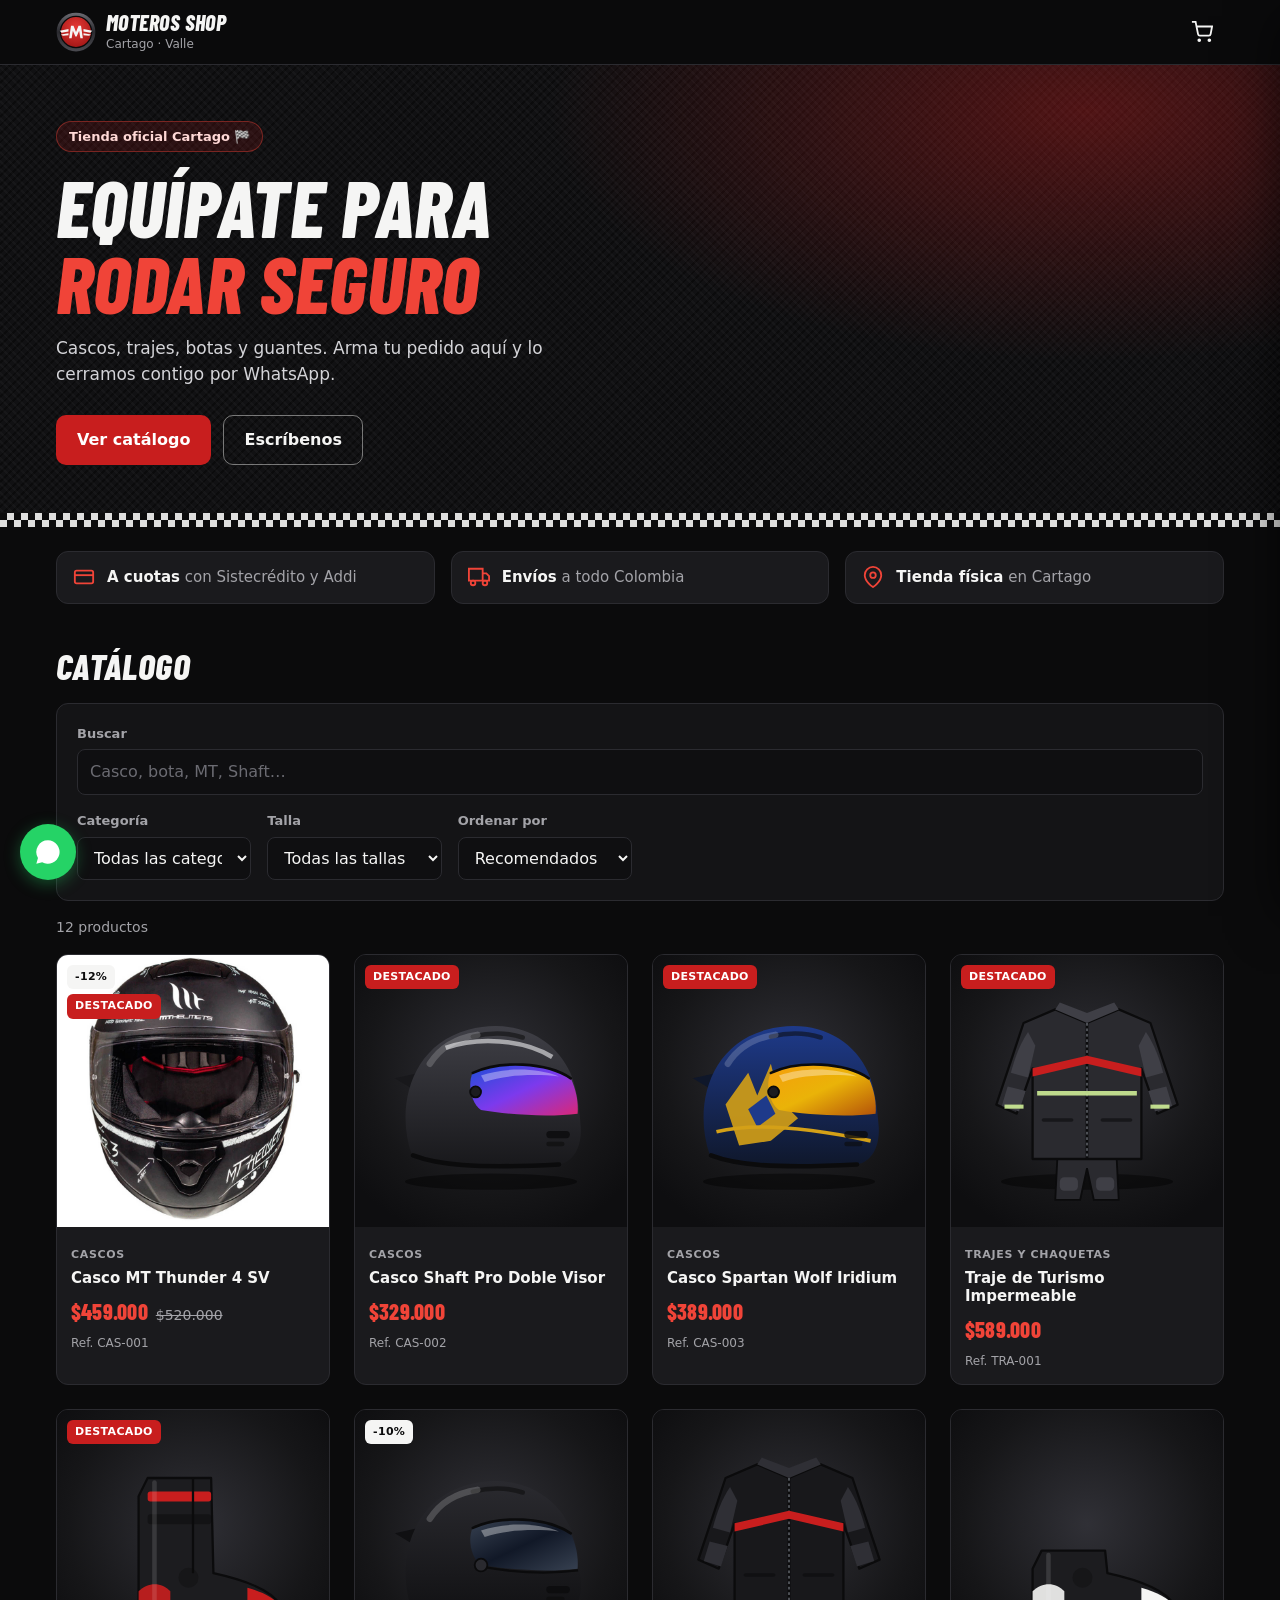
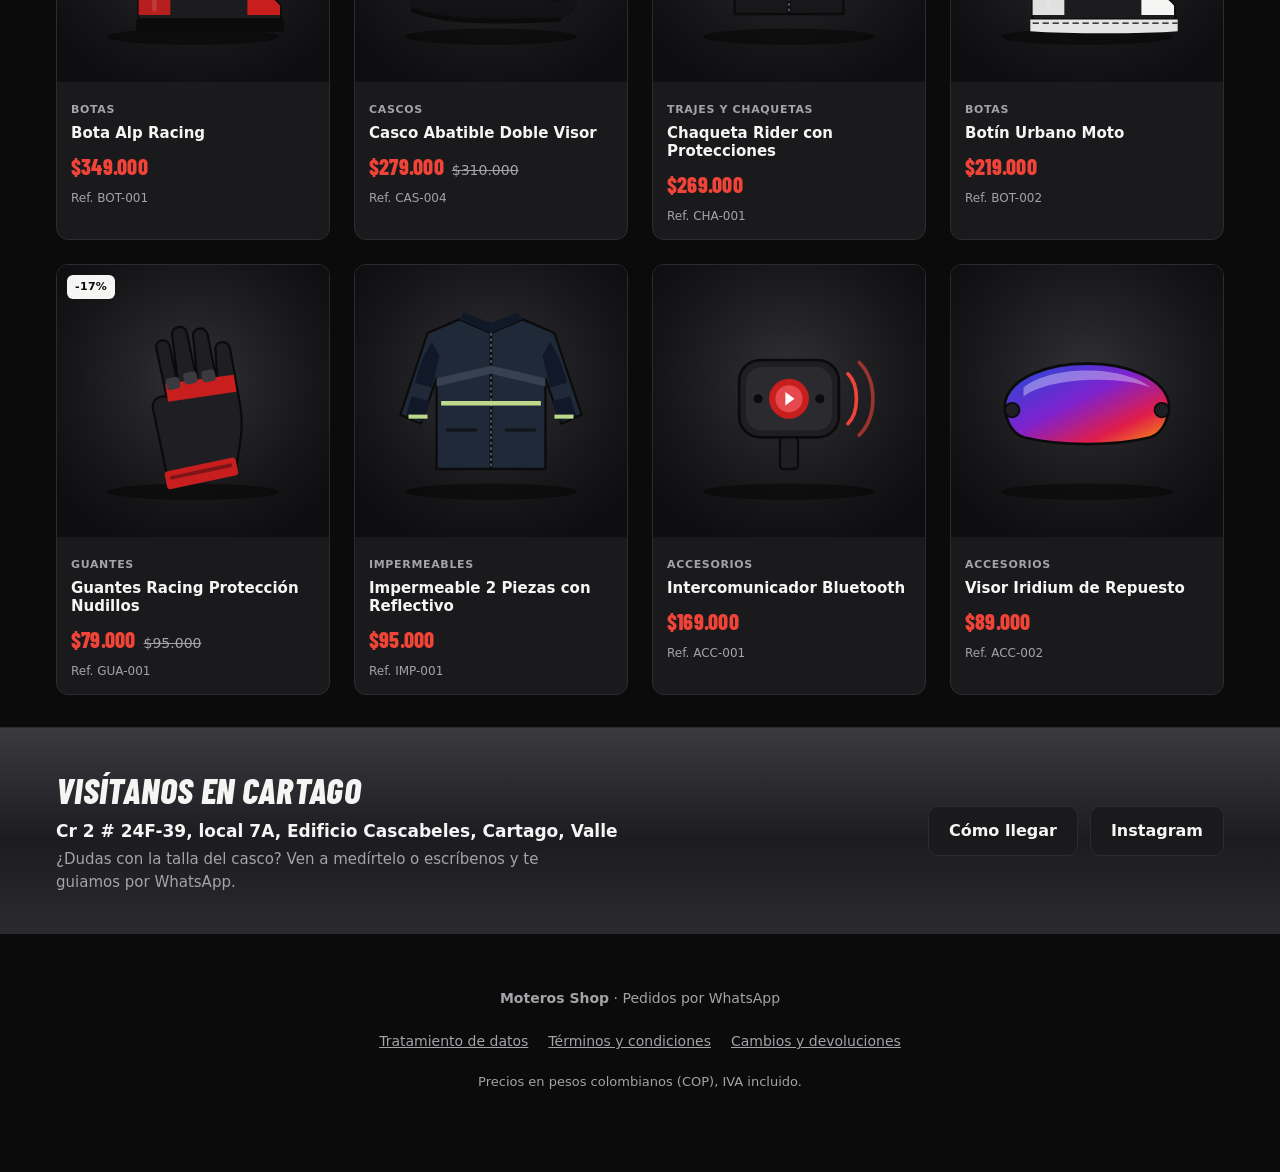
<file: index.html>
<!DOCTYPE html>
<html lang="es-CO">
<head>
<meta charset="UTF-8">
<meta name="viewport" content="width=device-width, initial-scale=1, viewport-fit=cover">
<meta name="theme-color" content="#0b0b0c">
<!-- Demo para presentar a la tienda: fuera de Google hasta que sea cliente -->
<meta name="robots" content="noindex, nofollow">
<title>Moteros Shop — Tienda oficial Cartago</title>
<meta name="description" content="Cascos, trajes, botas y accesorios para motero en Cartago. Arma tu pedido y ciérralo por WhatsApp. Envíos a todo Colombia. Paga a cuotas con Sistecrédito o Addi.">

<!-- Vista previa al compartir el link por WhatsApp -->
<meta property="og:type" content="website">
<meta property="og:title" content="Moteros Shop — Tienda oficial Cartago 🏁">
<meta property="og:description" content="Cascos, trajes y botas. Pide por WhatsApp, envíos a todo Colombia.">
<meta property="og:url" content="https://moterosshop.netlify.app/">
<meta property="og:image" content="https://moterosshop.netlify.app/assets/img/og-moteros.png">
<meta property="og:image:width" content="1200">
<meta property="og:image:height" content="630">
<meta name="twitter:card" content="summary_large_image">

<link rel="icon" href="assets/img/favicon.svg" type="image/svg+xml">
<link rel="stylesheet" href="assets/css/estilos.css">
</head>
<body>

<div id="avisos"></div>

<header class="cabecera">
  <div class="contenedor cabecera-inner">
    <a href="./" class="logo">
      <img src="assets/img/logo.svg" alt="" width="40" height="40">
      <span>
        <strong data-marca-nombre>Moteros Shop</strong>
        <small>Cartago · Valle</small>
      </span>
    </a>

    <button id="btn-carrito" class="btn-carrito" aria-label="Ver carrito">
      <svg viewBox="0 0 24 24" width="22" height="22" fill="none" stroke="currentColor" stroke-width="2">
        <circle cx="9" cy="21" r="1"/><circle cx="20" cy="21" r="1"/>
        <path d="M1 1h4l2.68 13.39a2 2 0 0 0 2 1.61h9.72a2 2 0 0 0 2-1.61L23 6H6"/>
      </svg>
      <span id="contador-carrito" class="contador" hidden>0</span>
    </button>
  </div>
</header>

<section class="hero">
  <div class="contenedor hero-inner">
    <p class="hero-sobre" data-marca-eslogan>Tienda oficial Cartago 🏁</p>
    <h1>Equípate para<br><span>rodar seguro</span></h1>
    <p class="hero-texto">Cascos, trajes, botas y guantes. Arma tu pedido aquí y lo cerramos contigo por WhatsApp.</p>
    <div class="hero-acciones">
      <a href="#catalogo" class="btn btn-primario">Ver catálogo</a>
      <a id="btn-hero-whatsapp" class="btn btn-contorno" href="#" target="_blank" rel="noopener">Escríbenos</a>
    </div>
  </div>
  <div class="franja-cuadros" aria-hidden="true"></div>
</section>

<ul class="sellos contenedor" aria-label="Por qué comprar aquí">
  <li>
    <svg viewBox="0 0 24 24" width="22" height="22" fill="none" stroke="currentColor" stroke-width="2" aria-hidden="true"><rect x="2" y="5" width="20" height="14" rx="2"/><path d="M2 10h20"/></svg>
    <span><strong>A cuotas</strong> con Sistecrédito y Addi</span>
  </li>
  <li>
    <svg viewBox="0 0 24 24" width="22" height="22" fill="none" stroke="currentColor" stroke-width="2" aria-hidden="true"><path d="M1 3h15v13H1zM16 8h4l3 3v5h-7"/><circle cx="5.5" cy="18.5" r="2.5"/><circle cx="18.5" cy="18.5" r="2.5"/></svg>
    <span><strong>Envíos</strong> a todo Colombia</span>
  </li>
  <li>
    <svg viewBox="0 0 24 24" width="22" height="22" fill="none" stroke="currentColor" stroke-width="2" aria-hidden="true"><path d="M21 10c0 7-9 13-9 13s-9-6-9-13a9 9 0 0 1 18 0z"/><circle cx="12" cy="10" r="3"/></svg>
    <span><strong>Tienda física</strong> en Cartago</span>
  </li>
</ul>

<main class="contenedor" id="catalogo">

  <h2 class="titulo-seccion">Catálogo</h2>

  <div class="filtros">
    <div class="campo campo-buscador">
      <label for="buscador">Buscar</label>
      <input type="search" id="buscador" placeholder="Casco, bota, MT, Shaft…" autocomplete="off">
    </div>
    <div class="campo">
      <label for="filtro-categoria">Categoría</label>
      <select id="filtro-categoria"><option value="">Todas</option></select>
    </div>
    <div class="campo">
      <label for="filtro-talla">Talla</label>
      <select id="filtro-talla"><option value="">Todas</option></select>
    </div>
    <div class="campo">
      <label for="orden">Ordenar por</label>
      <select id="orden">
        <option value="">Recomendados</option>
        <option value="precio-asc">Precio: menor a mayor</option>
        <option value="precio-desc">Precio: mayor a menor</option>
        <option value="nombre">Nombre (A-Z)</option>
      </select>
    </div>
  </div>

  <p id="contador-resultados" class="contador-resultados"></p>

  <div id="estado"></div>
  <div id="grid-productos" class="grid"></div>
  <button id="btn-ver-mas" class="btn btn-secundario btn-ver-mas" hidden>Ver más</button>

</main>

<section class="visitanos">
  <div class="contenedor visitanos-inner">
    <div>
      <h2 class="titulo-seccion">Visítanos en Cartago</h2>
      <p class="visitanos-dir" data-marca-direccion>Cr 2 # 24F-39, local 7A, Edificio Cascabeles</p>
      <p class="visitanos-nota">¿Dudas con la talla del casco? Ven a medírtelo o escríbenos y te guiamos por WhatsApp.</p>
    </div>
    <div class="visitanos-acciones">
      <a id="btn-mapa" class="btn btn-secundario" href="#" target="_blank" rel="noopener">Cómo llegar</a>
      <a id="btn-instagram" class="btn btn-secundario" href="#" target="_blank" rel="noopener">Instagram</a>
    </div>
  </div>
</section>

<footer class="pie">
  <div class="contenedor">
    <p><strong data-marca-nombre>Moteros Shop</strong> · Pedidos por WhatsApp</p>
    <nav class="pie-enlaces">
      <a href="legal/datos-personales.html">Tratamiento de datos</a>
      <a href="legal/terminos.html">Términos y condiciones</a>
      <a href="legal/devoluciones.html">Cambios y devoluciones</a>
    </nav>
    <p class="pie-nota">Precios en pesos colombianos (COP), IVA incluido.</p>
  </div>
</footer>

<!-- Botón flotante de WhatsApp -->
<a id="btn-whatsapp-flotante" class="wa-flotante" href="#" target="_blank" rel="noopener"
   aria-label="Escríbenos por WhatsApp">
  <svg viewBox="0 0 24 24" width="28" height="28" fill="currentColor">
    <path d="M17.47 14.38c-.3-.15-1.76-.87-2.03-.97-.27-.1-.47-.15-.67.15-.2.3-.77.97-.94 1.17-.17.2-.35.22-.64.07-.3-.15-1.25-.46-2.39-1.47-.88-.79-1.48-1.76-1.65-2.06-.17-.3-.02-.46.13-.6.13-.13.3-.35.45-.52.15-.17.2-.3.3-.5.1-.2.05-.37-.02-.52-.07-.15-.67-1.61-.92-2.21-.24-.58-.49-.5-.67-.51h-.57c-.2 0-.52.07-.79.37-.27.3-1.04 1.02-1.04 2.48 0 1.46 1.06 2.87 1.21 3.07.15.2 2.1 3.2 5.08 4.49.71.31 1.26.49 1.69.62.71.23 1.36.19 1.87.12.57-.09 1.76-.72 2.01-1.41.25-.7.25-1.29.17-1.41-.07-.13-.27-.2-.57-.35M12 2a10 10 0 0 0-8.6 15.1L2 22l5-1.3A10 10 0 1 0 12 2"/>
  </svg>
</a>

<!-- Panel lateral del carrito -->
<div id="fondo-oscuro" class="fondo-oscuro"></div>
<aside id="panel-carrito" class="panel-carrito" aria-label="Carrito de compras">
  <header class="panel-cabecera">
    <h2>Tu pedido</h2>
    <button id="cerrar-carrito" class="cerrar" aria-label="Cerrar carrito">&times;</button>
  </header>
  <div id="items-carrito" class="panel-cuerpo"></div>
  <footer id="pie-carrito" class="panel-pie" hidden>
    <div class="total-linea">
      <span>Total</span>
      <strong id="total-carrito">$0</strong>
    </div>
    <p class="nota-envio-carrito">El costo de envío se acuerda por WhatsApp.</p>
    <button id="btn-checkout" class="btn btn-whatsapp btn-ancho">Finalizar pedido por WhatsApp</button>
  </footer>
</aside>

<!-- Detalle del producto -->
<div id="modal-producto" class="modal">
  <div class="modal-caja modal-ancho">
    <button class="modal-cerrar" aria-label="Cerrar">&times;</button>
    <div class="modal-cuerpo"></div>
  </div>
</div>

<!-- Datos del cliente antes de ir a WhatsApp -->
<div id="modal-checkout" class="modal">
  <div class="modal-caja">
    <button class="modal-cerrar" aria-label="Cerrar">&times;</button>
    <div class="modal-cuerpo">
      <h2>Últimos datos</h2>
      <p class="sub">Con esto preparamos tu pedido. Nada se envía todavía: se abrirá WhatsApp con el mensaje escrito y tú lo revisas antes de mandarlo.</p>

      <form id="form-checkout" class="form">
        <div class="campo">
          <label for="cli-nombre">Tu nombre *</label>
          <input type="text" id="cli-nombre" required autocomplete="name" placeholder="Juan Pérez">
        </div>
        <div class="fila-doble">
          <div class="campo">
            <label for="cli-ciudad">Ciudad *</label>
            <input type="text" id="cli-ciudad" required autocomplete="address-level2" placeholder="Cartago">
          </div>
          <div class="campo">
            <label for="select-pago">Forma de pago</label>
            <select id="select-pago"></select>
          </div>
        </div>
        <div class="campo">
          <label for="cli-direccion">Dirección de entrega</label>
          <input type="text" id="cli-direccion" autocomplete="street-address" placeholder="Calle 10 #43-21, apto 302">
        </div>
        <div class="campo">
          <label for="cli-notas">Notas (opcional)</label>
          <textarea id="cli-notas" rows="2" placeholder="Referencia de tu moto, medida de cabeza, horario de entrega…"></textarea>
        </div>

        <div class="resumen-checkout">
          <span>Total del pedido</span>
          <strong id="resumen-total">$0</strong>
        </div>
        <p id="nota-envio" class="nota-envio"></p>

        <button type="submit" class="btn btn-whatsapp btn-ancho">Abrir WhatsApp con mi pedido</button>
      </form>
    </div>
  </div>
</div>

<!-- Confirmación -->
<div id="modal-confirmacion" class="modal">
  <div class="modal-caja">
    <button class="modal-cerrar" aria-label="Cerrar">&times;</button>
    <div class="modal-cuerpo"></div>
  </div>
</div>

<script src="assets/js/config.js"></script>
<script src="assets/js/datos.js"></script>
<script src="assets/js/carrito.js"></script>
<script src="assets/js/whatsapp.js"></script>
<script src="assets/js/catalogo.js"></script>
</body>
</html>
</file>
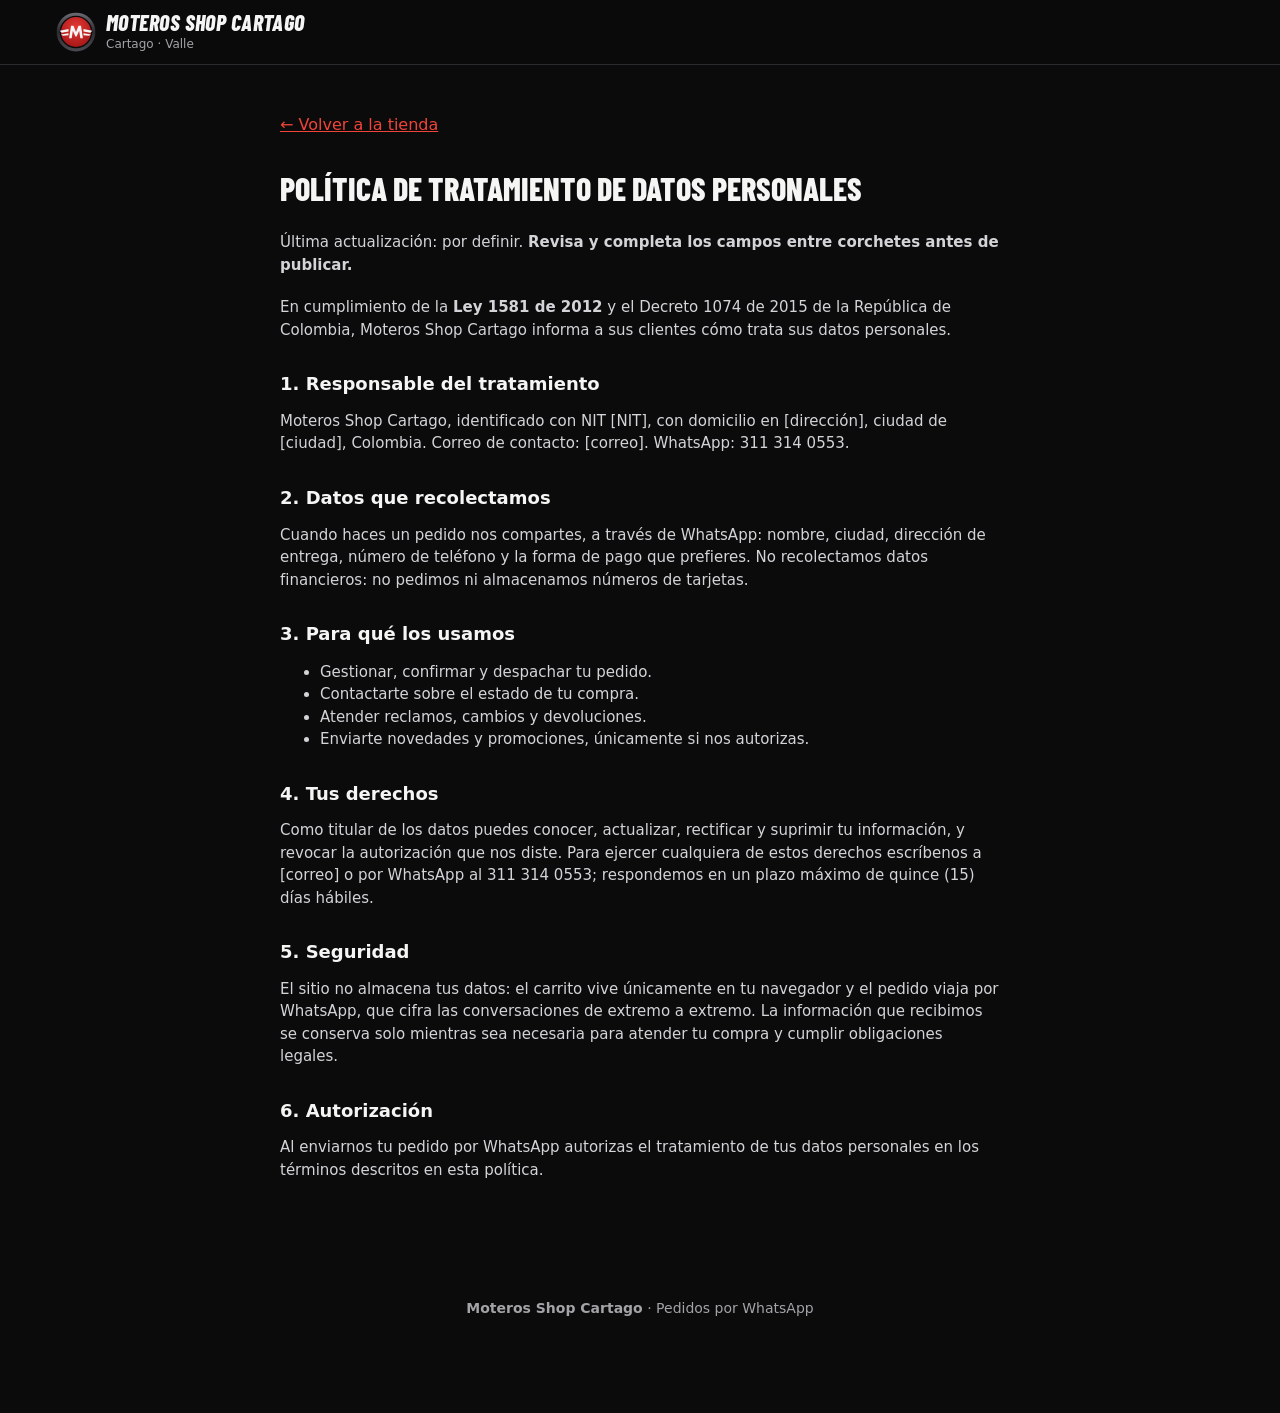
<file: legal/datos-personales.html>
<!DOCTYPE html>
<html lang="es-CO">
<head>
<meta charset="UTF-8">
<meta name="viewport" content="width=device-width, initial-scale=1">
<title>Política de tratamiento de datos personales — Moteros Shop Cartago</title>
<meta name="robots" content="noindex, nofollow">
<link rel="icon" href="../assets/img/favicon.svg" type="image/svg+xml">
<link rel="stylesheet" href="../assets/css/estilos.css">
</head>
<body>
<header class="cabecera">
  <div class="contenedor cabecera-inner">
    <a href="../" class="logo">
      <img src="../assets/img/logo.svg" alt="" width="40" height="40">
      <span><strong>Moteros Shop Cartago</strong><small>Cartago · Valle</small></span>
    </a>
  </div>
</header>

<main class="contenedor">
  <article class="legal">
    <a class="volver" href="../">&larr; Volver a la tienda</a>
    <h1>Política de tratamiento de datos personales</h1>

    <p class="sub">Última actualización: por definir. <strong>Revisa y completa los campos entre corchetes antes de publicar.</strong></p>

    <p>En cumplimiento de la <strong>Ley 1581 de 2012</strong> y el Decreto 1074 de 2015 de la
    República de Colombia, Moteros Shop Cartago informa a sus clientes cómo trata sus datos personales.</p>

    <h2>1. Responsable del tratamiento</h2>
    <p>Moteros Shop Cartago, identificado con NIT [NIT], con domicilio en [dirección], ciudad de [ciudad],
    Colombia. Correo de contacto: [correo]. WhatsApp: 311 314 0553.</p>

    <h2>2. Datos que recolectamos</h2>
    <p>Cuando haces un pedido nos compartes, a través de WhatsApp: nombre, ciudad,
    dirección de entrega, número de teléfono y la forma de pago que prefieres.
    No recolectamos datos financieros: no pedimos ni almacenamos números de tarjetas.</p>

    <h2>3. Para qué los usamos</h2>
    <ul>
      <li>Gestionar, confirmar y despachar tu pedido.</li>
      <li>Contactarte sobre el estado de tu compra.</li>
      <li>Atender reclamos, cambios y devoluciones.</li>
      <li>Enviarte novedades y promociones, únicamente si nos autorizas.</li>
    </ul>

    <h2>4. Tus derechos</h2>
    <p>Como titular de los datos puedes conocer, actualizar, rectificar y suprimir tu
    información, y revocar la autorización que nos diste. Para ejercer cualquiera de
    estos derechos escríbenos a [correo] o por WhatsApp al 311 314 0553; respondemos en
    un plazo máximo de quince (15) días hábiles.</p>

    <h2>5. Seguridad</h2>
    <p>El sitio no almacena tus datos: el carrito vive únicamente en tu navegador y el
    pedido viaja por WhatsApp, que cifra las conversaciones de extremo a extremo.
    La información que recibimos se conserva solo mientras sea necesaria para atender
    tu compra y cumplir obligaciones legales.</p>

    <h2>6. Autorización</h2>
    <p>Al enviarnos tu pedido por WhatsApp autorizas el tratamiento de tus datos
    personales en los términos descritos en esta política.</p>
  </article>
</main>

<footer class="pie">
  <div class="contenedor">
    <p><strong>Moteros Shop Cartago</strong> · Pedidos por WhatsApp</p>
  </div>
</footer>
</body>
</html>
</file>
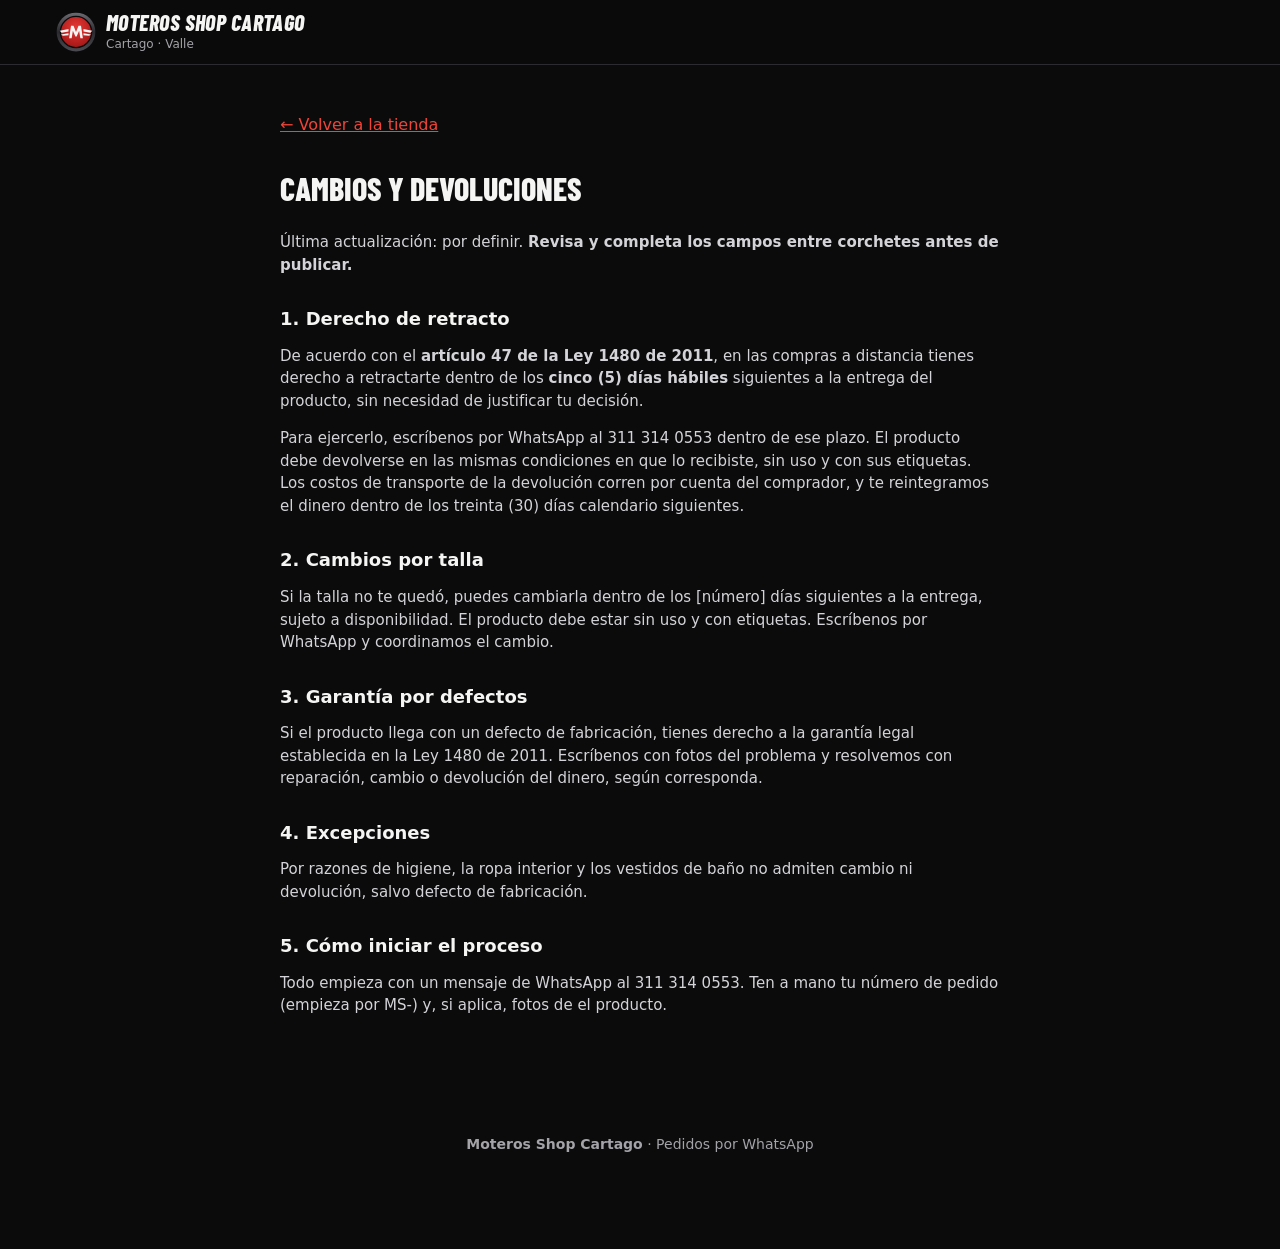
<file: legal/devoluciones.html>
<!DOCTYPE html>
<html lang="es-CO">
<head>
<meta charset="UTF-8">
<meta name="viewport" content="width=device-width, initial-scale=1">
<title>Cambios y devoluciones — Moteros Shop Cartago</title>
<meta name="robots" content="noindex, nofollow">
<link rel="icon" href="../assets/img/favicon.svg" type="image/svg+xml">
<link rel="stylesheet" href="../assets/css/estilos.css">
</head>
<body>
<header class="cabecera">
  <div class="contenedor cabecera-inner">
    <a href="../" class="logo">
      <img src="../assets/img/logo.svg" alt="" width="40" height="40">
      <span><strong>Moteros Shop Cartago</strong><small>Cartago · Valle</small></span>
    </a>
  </div>
</header>

<main class="contenedor">
  <article class="legal">
    <a class="volver" href="../">&larr; Volver a la tienda</a>
    <h1>Cambios y devoluciones</h1>

    <p class="sub">Última actualización: por definir. <strong>Revisa y completa los campos entre corchetes antes de publicar.</strong></p>

    <h2>1. Derecho de retracto</h2>
    <p>De acuerdo con el <strong>artículo 47 de la Ley 1480 de 2011</strong>, en las compras
    a distancia tienes derecho a retractarte dentro de los <strong>cinco (5) días hábiles</strong>
    siguientes a la entrega del producto, sin necesidad de justificar tu decisión.</p>
    <p>Para ejercerlo, escríbenos por WhatsApp al 311 314 0553 dentro de ese plazo. El producto
    debe devolverse en las mismas condiciones en que lo recibiste, sin uso y con sus
    etiquetas. Los costos de transporte de la devolución corren por cuenta del comprador,
    y te reintegramos el dinero dentro de los treinta (30) días calendario siguientes.</p>

    <h2>2. Cambios por talla</h2>
    <p>Si la talla no te quedó, puedes cambiarla dentro de los [número] días siguientes a
    la entrega, sujeto a disponibilidad. El producto debe estar sin uso y con
    etiquetas. Escríbenos por WhatsApp y coordinamos el cambio.</p>

    <h2>3. Garantía por defectos</h2>
    <p>Si el producto llega con un defecto de fabricación, tienes derecho a la garantía legal
    establecida en la Ley 1480 de 2011. Escríbenos con fotos del problema y resolvemos con
    reparación, cambio o devolución del dinero, según corresponda.</p>

    <h2>4. Excepciones</h2>
    <p>Por razones de higiene, la ropa interior y los vestidos de baño no admiten cambio ni
    devolución, salvo defecto de fabricación.</p>

    <h2>5. Cómo iniciar el proceso</h2>
    <p>Todo empieza con un mensaje de WhatsApp al 311 314 0553. Ten a mano tu número de pedido
    (empieza por MS-) y, si aplica, fotos de el producto.</p>
  </article>
</main>

<footer class="pie">
  <div class="contenedor">
    <p><strong>Moteros Shop Cartago</strong> · Pedidos por WhatsApp</p>
  </div>
</footer>
</body>
</html>
</file>
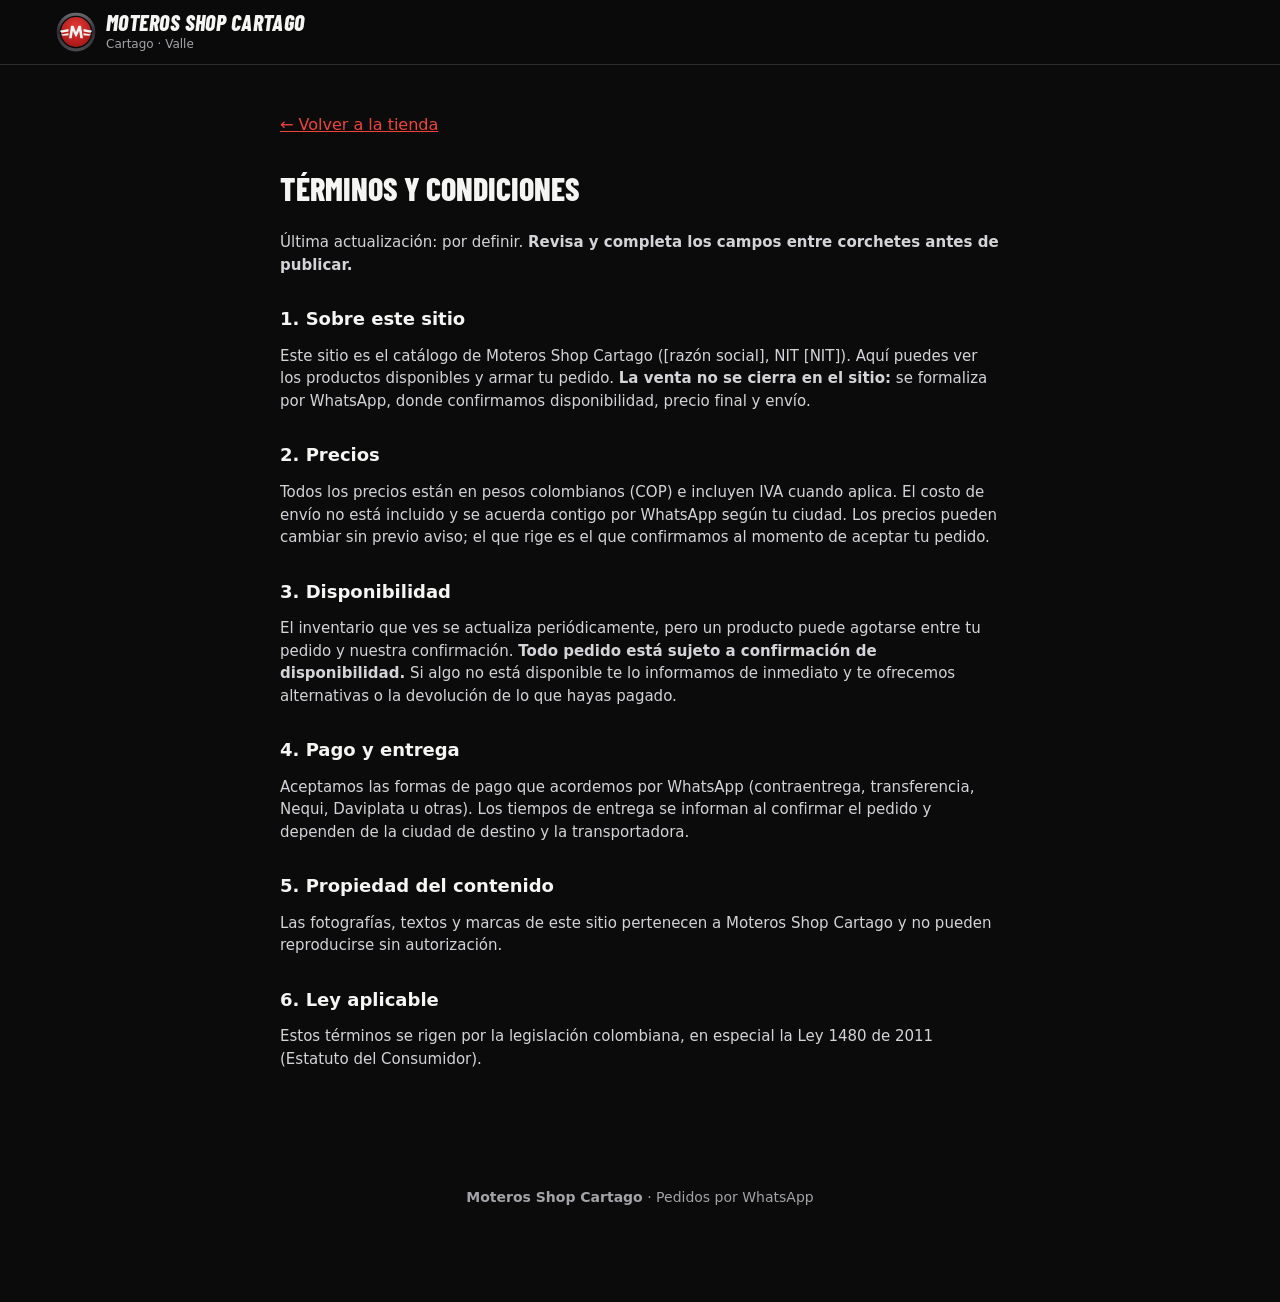
<file: legal/terminos.html>
<!DOCTYPE html>
<html lang="es-CO">
<head>
<meta charset="UTF-8">
<meta name="viewport" content="width=device-width, initial-scale=1">
<title>Términos y condiciones — Moteros Shop Cartago</title>
<meta name="robots" content="noindex, nofollow">
<link rel="icon" href="../assets/img/favicon.svg" type="image/svg+xml">
<link rel="stylesheet" href="../assets/css/estilos.css">
</head>
<body>
<header class="cabecera">
  <div class="contenedor cabecera-inner">
    <a href="../" class="logo">
      <img src="../assets/img/logo.svg" alt="" width="40" height="40">
      <span><strong>Moteros Shop Cartago</strong><small>Cartago · Valle</small></span>
    </a>
  </div>
</header>

<main class="contenedor">
  <article class="legal">
    <a class="volver" href="../">&larr; Volver a la tienda</a>
    <h1>Términos y condiciones</h1>

    <p class="sub">Última actualización: por definir. <strong>Revisa y completa los campos entre corchetes antes de publicar.</strong></p>

    <h2>1. Sobre este sitio</h2>
    <p>Este sitio es el catálogo de Moteros Shop Cartago ([razón social], NIT [NIT]). Aquí puedes ver
    los productos disponibles y armar tu pedido. <strong>La venta no se cierra en el sitio:</strong>
    se formaliza por WhatsApp, donde confirmamos disponibilidad, precio final y envío.</p>

    <h2>2. Precios</h2>
    <p>Todos los precios están en pesos colombianos (COP) e incluyen IVA cuando aplica.
    El costo de envío no está incluido y se acuerda contigo por WhatsApp según tu ciudad.
    Los precios pueden cambiar sin previo aviso; el que rige es el que confirmamos al
    momento de aceptar tu pedido.</p>

    <h2>3. Disponibilidad</h2>
    <p>El inventario que ves se actualiza periódicamente, pero un producto puede agotarse
    entre tu pedido y nuestra confirmación. <strong>Todo pedido está sujeto a confirmación
    de disponibilidad.</strong> Si algo no está disponible te lo informamos de inmediato y
    te ofrecemos alternativas o la devolución de lo que hayas pagado.</p>

    <h2>4. Pago y entrega</h2>
    <p>Aceptamos las formas de pago que acordemos por WhatsApp (contraentrega,
    transferencia, Nequi, Daviplata u otras). Los tiempos de entrega se informan al
    confirmar el pedido y dependen de la ciudad de destino y la transportadora.</p>

    <h2>5. Propiedad del contenido</h2>
    <p>Las fotografías, textos y marcas de este sitio pertenecen a Moteros Shop Cartago y no pueden
    reproducirse sin autorización.</p>

    <h2>6. Ley aplicable</h2>
    <p>Estos términos se rigen por la legislación colombiana, en especial la Ley 1480
    de 2011 (Estatuto del Consumidor).</p>
  </article>
</main>

<footer class="pie">
  <div class="contenedor">
    <p><strong>Moteros Shop Cartago</strong> · Pedidos por WhatsApp</p>
  </div>
</footer>
</body>
</html>
</file>
<file: assets/css/estilos.css>
/* ============================================================
   Moteros Shop Cartago — Estilos
   Base: motor de la tienda FabJak. Tema oscuro con la paleta del
   emblema de la marca: negro, grafito metálico, rojo y blanco.
   Diseñado para celular primero: los clientes llegan desde
   Instagram y WhatsApp en el teléfono.
   ============================================================ */

@import url('https://fonts.googleapis.com/css2?family=Barlow+Condensed:ital,wght@0,600;0,800;1,800&display=swap');

:root {
  color-scheme: dark;

  --color-principal: #c81e1e;   /* rojo del emblema: fondos de botón */
  --color-acento:    #f04438;   /* rojo claro: texto rojo sobre negro */
  --wa:              #25d366;
  --wa-texto:        #06240f;

  --texto:        #f5f5f4;
  --texto-suave:  #a3a3a8;
  --borde:        #2b2b30;
  --fondo:        #0b0b0c;
  --fondo-suave:  #141416;
  --superficie:   #1a1a1d;
  --campo:        #0f0f11;
  --metal:        linear-gradient(180deg, #3a3a3f 0%, #1c1c20 55%, #2a2a2f 100%);

  --titulos: 'Barlow Condensed', 'Arial Narrow', system-ui, sans-serif;

  --radio:   12px;
  --sombra:  0 1px 2px rgba(0,0,0,.4), 0 8px 24px rgba(0,0,0,.35);
  --sombra-alta: 0 16px 48px rgba(0,0,0,.6);
  --ancho:   1200px;
}

*, *::before, *::after { box-sizing: border-box; }

/* El atributo hidden tiene que ganarle a los display de más abajo. */
[hidden] { display: none !important; }

html { scroll-behavior: smooth; -webkit-text-size-adjust: 100%; }

body {
  margin: 0;
  font-family: system-ui, -apple-system, 'Segoe UI', Roboto, Helvetica, Arial, sans-serif;
  color: var(--texto);
  background: var(--fondo);
  line-height: 1.5;
  -webkit-font-smoothing: antialiased;
  -webkit-tap-highlight-color: transparent;
}

img { max-width: 100%; display: block; }
h1, h2, h3, h4 { margin: 0 0 .5rem; line-height: 1.2; }
a { color: inherit; }
button, .btn, .tarjeta { touch-action: manipulation; }

:focus-visible { outline: 2px solid var(--color-acento); outline-offset: 2px; }

.contenedor {
  width: 100%;
  max-width: var(--ancho);
  margin: 0 auto;
  padding-inline: 16px;
}

.titulo-seccion {
  font-family: var(--titulos); font-weight: 800; font-style: italic;
  text-transform: uppercase; letter-spacing: .01em;
  font-size: clamp(1.75rem, 5vw, 2.25rem);
}

/* ── Avisos de configuración ─────────────────────────────── */
.aviso {
  display: flex; align-items: center; gap: 1rem;
  background: #fef3c7; color: #78350f;
  padding: .75rem 16px; font-size: .875rem;
  border-bottom: 1px solid #fcd34d;
}
.aviso span { flex: 1; }
.aviso code {
  background: rgba(0,0,0,.08); padding: .1em .4em;
  border-radius: 4px; font-size: .9em;
}
.aviso-cerrar {
  background: none; border: 0; font-size: 1.5rem;
  cursor: pointer; color: inherit; line-height: 1; padding: 0 .25rem;
}

/* ── Cabecera ────────────────────────────────────────────── */
.cabecera {
  position: sticky; top: 0; z-index: 40;
  background: rgba(11,11,12,.88);
  backdrop-filter: blur(10px);
  -webkit-backdrop-filter: blur(10px);
  border-bottom: 1px solid var(--borde);
  padding-top: env(safe-area-inset-top);
}
.cabecera-inner {
  display: flex; align-items: center; justify-content: space-between;
  min-height: 64px; gap: 1rem;
}
.logo { display: flex; align-items: center; gap: .625rem; text-decoration: none; }
.logo strong {
  display: block; font-family: var(--titulos); font-weight: 800; font-style: italic;
  font-size: 1.375rem; text-transform: uppercase; letter-spacing: .02em; line-height: 1;
}
.logo small { display: block; font-size: .75rem; color: var(--texto-suave); margin-top: 2px; }

.btn-carrito {
  position: relative; background: none; border: 0;
  cursor: pointer; color: var(--texto);
  width: 44px; height: 44px; border-radius: 50%; display: grid; place-items: center;
}
.contador {
  position: absolute; top: 2px; right: 0;
  background: var(--color-principal); color: #fff;
  font-size: .6875rem; font-weight: 700;
  min-width: 18px; height: 18px; border-radius: 9px;
  display: grid; place-items: center; padding: 0 4px;
}

/* ── Hero ────────────────────────────────────────────────── */
.hero {
  position: relative; overflow: hidden;
  background:
    radial-gradient(ellipse 70% 90% at 85% 10%, rgba(200,30,30,.35), transparent 60%),
    repeating-linear-gradient(45deg, rgba(255,255,255,.025) 0 2px, transparent 2px 6px),
    repeating-linear-gradient(-45deg, rgba(0,0,0,.35) 0 2px, transparent 2px 6px),
    #111113;
  padding-block: 3.5rem 0;
}
.hero-inner { padding-bottom: 3rem; }
.hero-sobre {
  display: inline-block; margin: 0 0 1rem;
  padding: .3rem .75rem; border-radius: 999px;
  background: rgba(200,30,30,.15); border: 1px solid rgba(240,68,56,.4);
  color: #ffd9d6; font-size: .8125rem; font-weight: 600;
}
.hero h1 {
  font-family: var(--titulos); font-weight: 800; font-style: italic;
  text-transform: uppercase; letter-spacing: .005em; line-height: .95;
  font-size: clamp(2.75rem, 11vw, 5rem); margin-bottom: 1rem;
  text-wrap: balance;
}
.hero h1 span { color: var(--color-acento); }
.hero-texto { margin: 0 0 1.75rem; max-width: 34rem; color: #d4d4d8; font-size: 1.0625rem; }
.hero-acciones { display: flex; flex-wrap: wrap; gap: .75rem; }

.franja-cuadros {
  height: 14px;
  background: repeating-conic-gradient(#f5f5f4 0 25%, #0b0b0c 0 50%) 0 0 / 14px 14px;
  opacity: .9;
}

/* ── Sellos de confianza ─────────────────────────────────── */
.sellos {
  list-style: none; margin-block: 1.5rem 0; padding-block: 0;
  display: grid; grid-template-columns: 1fr; gap: .625rem;
}
@media (min-width: 640px) { .sellos { grid-template-columns: repeat(3, 1fr); gap: 1rem; } }
.sellos li {
  display: flex; align-items: center; gap: .75rem;
  padding: .875rem 1rem; border-radius: var(--radio);
  background: var(--superficie); border: 1px solid var(--borde);
  font-size: .9375rem; color: var(--texto-suave);
}
.sellos li strong { color: var(--texto); }
.sellos svg { flex: none; color: var(--color-acento); }

/* ── Filtros ─────────────────────────────────────────────── */
#catalogo { scroll-margin-top: 72px; padding-top: 2.5rem; }
.filtros {
  display: grid;
  grid-template-columns: repeat(auto-fit, minmax(160px, 1fr));
  gap: 1rem;
  margin-block: 1rem;
  padding: 1.25rem;
  background: var(--fondo-suave);
  border: 1px solid var(--borde);
  border-radius: var(--radio);
}
.campo-buscador { grid-column: 1 / -1; }

.campo { display: flex; flex-direction: column; gap: .375rem; }
.campo label {
  font-size: .8125rem; font-weight: 600; color: var(--texto-suave);
}
.campo input, .campo select, .campo textarea {
  font: inherit; font-size: 1rem; padding: .625rem .75rem;
  border: 1px solid var(--borde); border-radius: 8px;
  background: var(--campo); color: inherit; width: 100%;
}
.campo input::placeholder, .campo textarea::placeholder { color: #6b6b72; }
.campo input:focus, .campo select:focus, .campo textarea:focus {
  outline: 2px solid var(--color-acento); outline-offset: -1px; border-color: transparent;
}
.campo textarea { resize: vertical; }

.contador-resultados {
  color: var(--texto-suave); font-size: .875rem; margin: 0 0 1rem;
}

/* ── Grid de productos ───────────────────────────────────── */
.grid {
  display: grid;
  grid-template-columns: repeat(auto-fill, minmax(150px, 1fr));
  gap: .75rem;
  margin-bottom: 2rem;
}
@media (min-width: 640px) { .grid { grid-template-columns: repeat(auto-fill, minmax(230px, 1fr)); gap: 1.5rem; } }

.tarjeta {
  border: 1px solid var(--borde); border-radius: var(--radio);
  overflow: hidden; cursor: pointer; background: var(--superficie);
  transition: transform .2s cubic-bezier(.2,.8,.2,1), border-color .2s ease, box-shadow .2s ease;
}
.tarjeta:focus-visible { outline: 2px solid var(--color-acento); outline-offset: 2px; }
@media (hover: hover) {
  .tarjeta:hover { transform: translateY(-3px); box-shadow: var(--sombra); border-color: #4a4a50; }
}
.tarjeta:active { transform: scale(.98); }
.tarjeta.agotado { opacity: .6; }

.tarjeta-img {
  position: relative; aspect-ratio: 1 / 1;
  background: radial-gradient(circle at 50% 40%, #2c2c31, #151517 70%);
}
.tarjeta-img img { width: 100%; height: 100%; object-fit: cover; }

.etiquetas {
  position: absolute; top: .625rem; left: .625rem;
  display: flex; flex-direction: column; align-items: flex-start; gap: .3rem;
}
.etiqueta {
  padding: .25rem .5rem; border-radius: 6px;
  font-size: .6875rem; font-weight: 700; text-transform: uppercase;
  letter-spacing: .03em; color: #fff;
}
.etiqueta-descuento { background: #f5f5f4; color: #0b0b0c; }
.etiqueta-agotado   { background: #52525b; position: absolute; top: .625rem; right: .625rem; }
.etiqueta-destacado { background: var(--color-principal); }

.tarjeta-info { padding: .75rem; }
@media (min-width: 640px) { .tarjeta-info { padding: .875rem; } }
.tarjeta-categoria {
  font-size: .6875rem; text-transform: uppercase;
  letter-spacing: .06em; color: var(--texto-suave); font-weight: 600;
}
.tarjeta-nombre {
  font-size: .9375rem; margin: .25rem 0 .5rem; font-weight: 600;
}
.tarjeta-precios { display: flex; align-items: baseline; gap: .5rem; flex-wrap: wrap; }
.precio {
  font-family: var(--titulos); font-weight: 800; font-size: 1.375rem;
  color: var(--color-acento); letter-spacing: .01em;
}
.precio-antes { font-size: .875rem; color: var(--texto-suave); text-decoration: line-through; }
.tarjeta-ref { display: block; font-size: .75rem; color: var(--texto-suave); margin-top: .375rem; }

/* ── Botones ─────────────────────────────────────────────── */
.btn {
  font: inherit; font-weight: 700; cursor: pointer;
  min-height: 48px; padding: .75rem 1.25rem; border-radius: 10px; border: 1px solid transparent;
  display: inline-flex; align-items: center; justify-content: center; gap: .5rem;
  text-decoration: none; transition: filter .15s ease, transform .1s ease;
  user-select: none; -webkit-user-select: none;
}
.btn:active { transform: scale(.97); }
@media (hover: hover) { .btn:hover { filter: brightness(1.12); } }
.btn-primario  { background: var(--color-principal); color: #fff; }
.btn-secundario{ background: var(--superficie); color: var(--texto); border-color: var(--borde); }
.btn-contorno  { background: transparent; color: var(--texto); border-color: rgba(245,245,244,.45); }
.btn-whatsapp  { background: var(--wa); color: var(--wa-texto); }
.btn-texto     { background: none; color: var(--texto-suave); padding: .5rem; }
.btn-ancho     { width: 100%; }
.btn-ver-mas   { display: block; margin: 0 auto 3rem; }

/* ── Estados ─────────────────────────────────────────────── */
.cargando, .vacio { text-align: center; padding: 4rem 1rem; color: var(--texto-suave); }
.spinner {
  width: 36px; height: 36px; margin: 0 auto 1rem;
  border: 3px solid var(--borde); border-top-color: var(--color-acento);
  border-radius: 50%; animation: girar .8s linear infinite;
}
@keyframes girar { to { transform: rotate(360deg); } }

/* ── Detalle del producto ────────────────────────────────── */
.detalle { display: grid; grid-template-columns: 1fr; gap: 1.5rem; }
@media (min-width: 768px) { .detalle { grid-template-columns: 1fr 1fr; } }

.detalle-galeria img {
  border-radius: var(--radio); aspect-ratio: 1/1; object-fit: cover; width: 100%;
  background: radial-gradient(circle at 50% 40%, #2c2c31, #151517 70%);
}
.miniaturas { display: flex; gap: .5rem; margin-top: .625rem; }
.miniatura {
  width: 64px; height: 64px; object-fit: cover; border-radius: 6px;
  cursor: pointer; border: 2px solid transparent; opacity: .65;
}
.miniatura.activa { border-color: var(--color-acento); opacity: 1; }

.detalle-info h2 {
  font-family: var(--titulos); font-weight: 800; font-size: 2rem;
  text-transform: uppercase; margin: .25rem 0; line-height: 1;
}
.detalle-precios { margin: .75rem 0 .75rem; }
.detalle-precios .precio { font-size: 2rem; }
.cuotas {
  display: flex; align-items: center; gap: .5rem;
  margin: 0 0 1rem; font-size: .875rem; color: var(--texto-suave);
}
.cuotas strong { color: var(--texto); }
.detalle-desc { color: #d4d4d8; font-size: .9375rem; margin-bottom: 1.25rem; }
.nota-stock {
  background: var(--fondo-suave); padding: .75rem;
  border-radius: 8px; font-size: .875rem; color: var(--texto-suave);
  border-left: 3px solid var(--color-principal);
}

.tallas, .colores { display: flex; flex-wrap: wrap; gap: .5rem; }
.talla, .color {
  font: inherit; font-weight: 600; cursor: pointer; color: var(--texto);
  min-width: 48px; min-height: 44px; padding: .5rem .75rem;
  border: 1px solid var(--borde); border-radius: 8px; background: var(--campo);
}
.talla.activa, .color.activo {
  background: var(--color-principal); color: #fff; border-color: var(--color-principal);
}
.talla.sin-stock {
  opacity: .35; cursor: not-allowed; text-decoration: line-through;
}

.campo-cantidad { margin: 1.25rem 0; }
.stepper {
  display: inline-flex; align-items: center;
  border: 1px solid var(--borde); border-radius: 8px; overflow: hidden; width: fit-content;
}
.stepper button {
  font: inherit; font-size: 1.125rem; cursor: pointer;
  background: var(--fondo-suave); border: 0;
  width: 44px; height: 44px; color: var(--texto);
}
.stepper input {
  width: 56px; text-align: center; border: 0; font: inherit; font-size: 1rem;
  padding: .5rem 0; -moz-appearance: textfield; background: var(--campo); color: var(--texto);
}
.stepper input::-webkit-outer-spin-button,
.stepper input::-webkit-inner-spin-button { -webkit-appearance: none; margin: 0; }
.stepper-mini button { width: 32px; height: 32px; font-size: 1rem; }
.stepper-mini span { min-width: 32px; text-align: center; font-weight: 600; font-size: .875rem; }

.disponibles { display: block; font-size: .8125rem; color: var(--texto-suave); margin-top: .5rem; }
.detalle-info .btn { margin-top: .625rem; }

/* ── Carrito lateral ─────────────────────────────────────── */
.fondo-oscuro {
  position: fixed; inset: 0; background: rgba(0,0,0,.6);
  opacity: 0; pointer-events: none; transition: opacity .25s ease; z-index: 50;
}
.fondo-oscuro.visible { opacity: 1; pointer-events: auto; }

.panel-carrito {
  position: fixed; top: 0; right: 0; bottom: 0;
  width: min(420px, 100%); background: var(--fondo-suave); z-index: 60;
  display: flex; flex-direction: column;
  transform: translateX(100%); transition: transform .3s cubic-bezier(.32,.72,0,1);
  box-shadow: var(--sombra-alta); border-left: 1px solid var(--borde);
  padding-bottom: env(safe-area-inset-bottom);
}
.panel-carrito.abierto { transform: translateX(0); }

.panel-cabecera {
  display: flex; align-items: center; justify-content: space-between;
  padding: 1.25rem; border-bottom: 1px solid var(--borde);
}
.panel-cabecera h2 {
  margin: 0; font-family: var(--titulos); font-weight: 800; font-style: italic;
  text-transform: uppercase; font-size: 1.5rem;
}
.cerrar {
  background: none; border: 0; font-size: 1.75rem; width: 44px; height: 44px;
  cursor: pointer; line-height: 1; color: var(--texto-suave);
}
.panel-cuerpo { flex: 1; overflow-y: auto; overscroll-behavior: contain; padding: 1rem 1.25rem; }
.panel-pie { padding: 1.25rem; border-top: 1px solid var(--borde); }

.carrito-vacio { text-align: center; color: var(--texto-suave); padding: 3rem 0; font-size: .9375rem; }

.item-carrito {
  display: grid; grid-template-columns: 64px 1fr auto;
  gap: .875rem; padding: .875rem 0; border-bottom: 1px solid var(--borde);
}
.item-carrito img {
  width: 64px; height: 64px; object-fit: cover; border-radius: 8px;
  background: radial-gradient(circle at 50% 40%, #2c2c31, #151517 70%);
}
.item-info h4 { font-size: .875rem; margin: 0 0 .25rem; }
.item-variante { font-size: .75rem; color: var(--texto-suave); display: block; margin-bottom: .5rem; }
.item-controles { display: flex; align-items: center; gap: .75rem; }
.item-quitar {
  background: none; border: 0; cursor: pointer;
  color: var(--color-acento); font-size: .75rem; padding: .25rem 0; text-decoration: underline;
}
.item-precio { font-weight: 700; font-size: .875rem; white-space: nowrap; }

.total-linea {
  display: flex; justify-content: space-between; align-items: baseline;
  font-size: 1.125rem; margin-bottom: .5rem;
}
.total-linea strong { font-family: var(--titulos); font-weight: 800; font-size: 1.75rem; color: var(--texto); }
.nota-envio-carrito, .nota-envio {
  font-size: .75rem; color: var(--texto-suave); margin: 0 0 1rem;
}

/* ── Modales ─────────────────────────────────────────────── */
.modal {
  position: fixed; inset: 0; z-index: 70;
  background: rgba(0,0,0,.7);
  display: none; align-items: center; justify-content: center;
  padding: 1rem; overflow-y: auto; overscroll-behavior: contain;
}
.modal.visible { display: flex; }

.modal-caja {
  background: var(--fondo-suave); border: 1px solid var(--borde); border-radius: var(--radio);
  width: 100%; max-width: 480px; max-height: 92vh; max-height: 92dvh; overflow-y: auto;
  position: relative; box-shadow: var(--sombra-alta);
}
.modal-ancho { max-width: 880px; }
.modal-cuerpo { padding: 1.75rem; }
.modal-cerrar {
  position: absolute; top: .625rem; right: .625rem; z-index: 2;
  background: var(--superficie); border: 1px solid var(--borde); border-radius: 50%;
  width: 40px; height: 40px; font-size: 1.25rem; line-height: 1;
  cursor: pointer; color: var(--texto);
}
.modal-cuerpo h2 { font-size: 1.25rem; }
.sub { color: var(--texto-suave); font-size: .875rem; margin-bottom: 1.25rem; }

.form { display: flex; flex-direction: column; gap: 1rem; }
.fila-doble { display: grid; grid-template-columns: 1fr 1fr; gap: 1rem; }
@media (max-width: 480px) { .fila-doble { grid-template-columns: 1fr; } }

.resumen-checkout {
  display: flex; justify-content: space-between; align-items: baseline;
  padding: 1rem; background: var(--superficie); border-radius: 8px;
}
.resumen-checkout strong { font-family: var(--titulos); font-weight: 800; font-size: 1.625rem; }

.confirmacion { text-align: center; }
.confirmacion-icono { font-size: 3rem; margin-bottom: .5rem; }
.confirmacion-nota {
  background: var(--superficie); padding: .875rem; border-radius: 8px;
  font-size: .875rem; color: var(--texto-suave); margin: 1.25rem 0;
}

/* ── Visítanos ───────────────────────────────────────────── */
.visitanos {
  margin-top: 1rem; padding-block: 2.5rem;
  background: var(--metal); border-block: 1px solid var(--borde);
}
.visitanos-inner {
  display: flex; flex-wrap: wrap; align-items: center; justify-content: space-between; gap: 1.5rem;
}
.visitanos-dir { margin: 0 0 .25rem; font-size: 1.0625rem; font-weight: 600; }
.visitanos-nota { margin: 0; color: var(--texto-suave); font-size: .9375rem; max-width: 34rem; }
.visitanos-acciones { display: flex; flex-wrap: wrap; gap: .75rem; }

/* ── Botón flotante de WhatsApp ──────────────────────────── */
.wa-flotante {
  position: fixed; left: 20px; z-index: 45;
  bottom: calc(20px + env(safe-area-inset-bottom));
  width: 56px; height: 56px; border-radius: 50%;
  background: var(--wa); color: #fff;
  display: grid; place-items: center;
  box-shadow: 0 4px 16px rgba(37,211,102,.35);
  transition: transform .18s ease;
}
@media (hover: hover) { .wa-flotante:hover { transform: scale(1.08); } }
.wa-flotante:active { transform: scale(.94); }

/* ── Pie ─────────────────────────────────────────────────── */
.pie {
  background: var(--fondo); padding-block: 2.5rem calc(5rem + env(safe-area-inset-bottom));
  text-align: center; font-size: .875rem; color: var(--texto-suave);
}
.pie-enlaces { display: flex; gap: 1.25rem; justify-content: center; flex-wrap: wrap; margin: .75rem 0; }
.pie-enlaces a { color: var(--texto-suave); padding-block: .5rem; }
.pie-nota { font-size: .8125rem; margin: 0; }

/* ── Páginas legales ─────────────────────────────────────── */
.legal { max-width: 720px; margin: 0 auto; padding-block: 3rem; }
.legal h1 { font-family: var(--titulos); font-weight: 800; text-transform: uppercase; font-size: 2rem; margin-bottom: 1.5rem; }
.legal h2 { font-size: 1.125rem; margin-top: 2rem; }
.legal p, .legal li { color: #d4d4d8; font-size: .9375rem; }
.legal .volver { display: inline-block; margin-bottom: 2rem; color: var(--color-acento); }

@media (prefers-reduced-motion: reduce) {
  html { scroll-behavior: auto; }
  *, *::before, *::after { animation-duration: .01ms !important; transition-duration: .01ms !important; }
}
</file>
